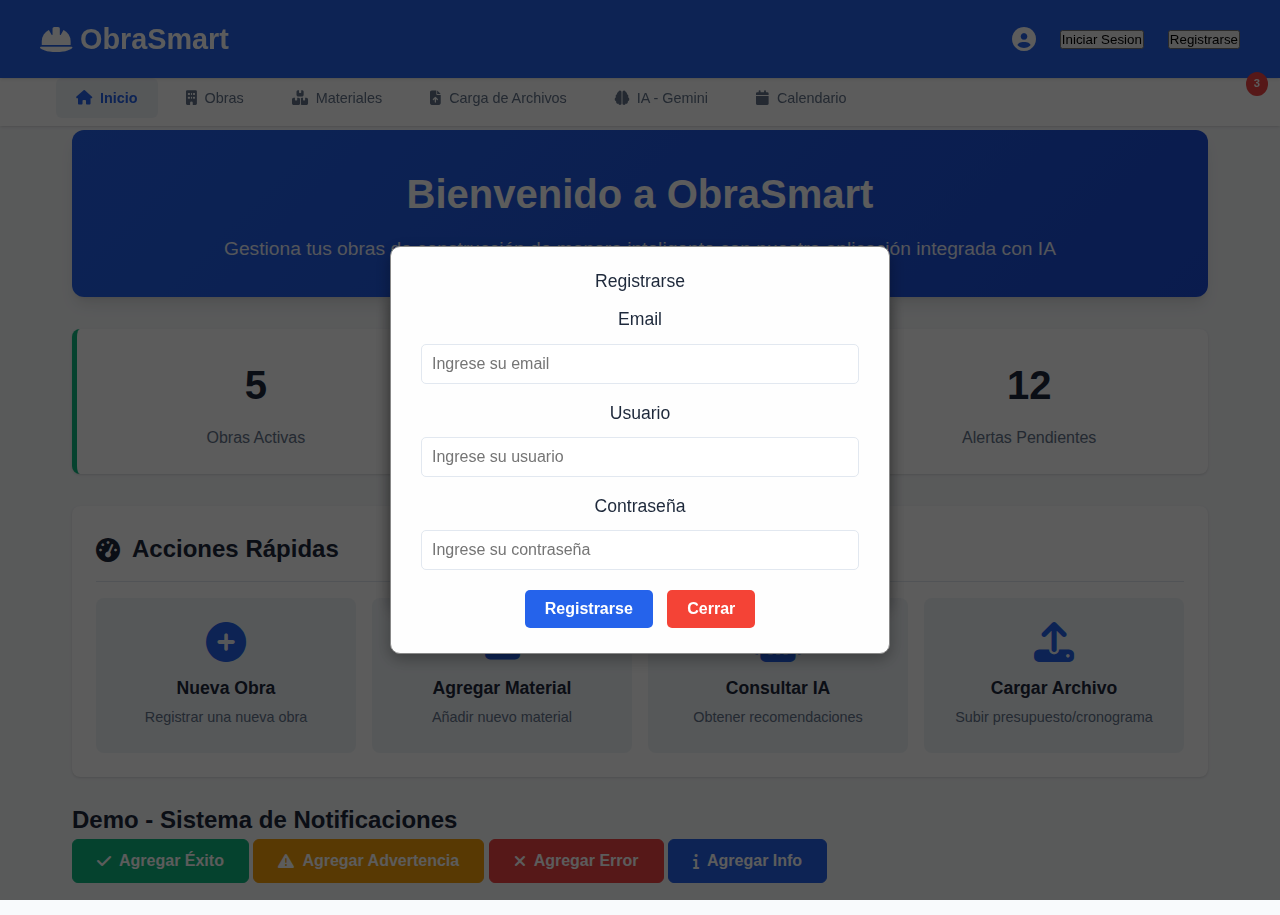
<file: index.html>
<!DOCTYPE html>
<html lang="es">

<head>
    <meta charset="UTF-8">
    <meta name="viewport" content="width=device-width, initial-scale=1.0">
    <title>ObraSmart - Gestión Inteligente de Inventario</title>
    <link href="https://cdnjs.cloudflare.com/ajax/libs/font-awesome/6.4.0/css/all.min.css" rel="stylesheet">
    <link rel="stylesheet" href="./style.css">
    <style>

    </style>
</head>

<body>
    <!-- Header -->
    <header class="header">
        <div class="header-content">
            <div class="logo">
                <i class="fas fa-hard-hat"></i>
                ObraSmart
            </div>
            <div class="user-menu">
                <div class="notification-container">
                    <div class="notification-badge" id="notificationBadge">
                        <i class="fas fa-bell"></i>
                        <div class="notification-count" id="notificationCount">3</div>
                    </div>

                    <!-- Panel de Notificaciones -->
                    <div class="notification-panel" id="notificationPanel">
                        <div class="notification-header">
                            <div class="notification-title">Notificaciones</div>
                            <div class="notification-actions">
                                <button class="btn-icon" id="markAllRead" title="Marcar todas como leídas">
                                    <i class="fas fa-check-double"></i>
                                </button>
                                <button class="btn-icon" id="clearAll" title="Limpiar todas">
                                    <i class="fas fa-trash"></i>
                                </button>
                            </div>
                        </div>

                        <div class="notification-filters">
                            <div class="filter-chip active" data-filter="all">Todas</div>
                            <div class="filter-chip" data-filter="unread">Sin leer</div>
                            <div class="filter-chip" data-filter="success">Éxito</div>
                            <div class="filter-chip" data-filter="warning">Advertencias</div>
                            <div class="filter-chip" data-filter="error">Errores</div>
                        </div>

                        <div class="notification-list" id="notificationList">
                            <!-- Las notificaciones se cargarán aquí dinámicamente -->
                        </div>

                        <div class="notification-footer">
                            <button class="btn-link" id="viewHistory">Ver historial completo</button>
                        </div>
                    </div>
                </div>
                <i class="fas fa-user-circle" style="font-size: 1.5rem;"></i>
                <button class="usuariosBtn" onclick="abrirModalUsuario()">Iniciar Sesion</button>
                <button class="usuariosBtn" onclick="abrirModalReg()">Registrarse</button>
            </div>
        </div>
    </header>

    <!-- Navigation -->
    <nav class="nav-container">
        <div class="nav-tabs">
            <button class="nav-tab active" data-tab="inicio">
                <i class="fas fa-home"></i>
                Inicio
            </button>
            <button class="nav-tab" data-tab="obras">
                <i class="fas fa-building"></i>
                Obras
            </button>
            <button class="nav-tab" data-tab="materiales">
                <i class="fas fa-boxes"></i>
                Materiales
            </button>
            <button class="nav-tab" data-tab="archivos">
                <i class="fas fa-file-upload"></i>
                Carga de Archivos
            </button>
            <button class="nav-tab" data-tab="ia">
                <i class="fas fa-brain"></i>
                IA - Gemini
            </button>
            <button class="nav-tab" data-tab="calendario">
                <i class="fas fa-calendar"></i>
                Calendario
            </button>
        </div>
    </nav>

    <!-- Main Content -->
    <main class="main-content">
        <!-- Inicio Tab -->
        <div id="inicio" class="tab-content active">
            <div class="welcome-section">
                <h1 class="welcome-title">Bienvenido a ObraSmart</h1>
                <p class="welcome-subtitle">
                    Gestiona tus obras de construcción de manera inteligente con nuestra aplicación integrada con IA
                </p>
            </div>

            <div class="dashboard-grid">
                <div class="stat-card">
                    <div class="stat-number">5</div>
                    <div class="stat-label">Obras Activas</div>
                </div>
                <div class="stat-card secondary">
                    <div class="stat-number">247</div>
                    <div class="stat-label">Materiales Registrados</div>
                </div>
                <div class="stat-card warning">
                    <div class="stat-number">12</div>
                    <div class="stat-label">Alertas Pendientes</div>
                </div>
            </div>

            <div class="card">
                <div class="card-header">
                    <h2 class="card-title">
                        <i class="fas fa-tachometer-alt"></i>
                        Acciones Rápidas
                    </h2>
                </div>
                <div class="quick-actions">
                    <div class="quick-action" data-action="nueva-obra">
                        <i class="fas fa-plus-circle"></i>
                        <h3>Nueva Obra</h3>
                        <p>Registrar una nueva obra</p>
                    </div>
                    <div class="quick-action" data-action="agregar-material">
                        <i class="fas fa-box"></i>
                        <h3>Agregar Material</h3>
                        <p>Añadir nuevo material</p>
                    </div>
                    <div class="quick-action" data-action="consultar-ia">
                        <i class="fas fa-robot"></i>
                        <h3>Consultar IA</h3>
                        <p>Obtener recomendaciones</p>
                    </div>
                    <div class="quick-action" data-action="cargar-archivo">
                        <i class="fas fa-upload"></i>
                        <h3>Cargar Archivo</h3>
                        <p>Subir presupuesto/cronograma</p>
                    </div>
                </div>
            </div>
        </div>

        <!-- Obras Tab -->
        <div id="obras" class="tab-content">
            <div class="card">
                <div class="card-header">
                    <h2 class="card-title">
                        <i class="fas fa-building"></i>
                        Gestión de Obras
                    </h2>
                    <button class="btn btn-primary">
                        <i class="fas fa-plus"></i>
                        Nueva Obra
                    </button>
                </div>

                <div class="form-grid">
                    <div class="form-group">
                        <label class="form-label">Código de Obra</label>
                        <input type="text" class="form-input" placeholder="OB-001">
                    </div>
                    <div class="form-group">
                        <label class="form-label">Nombre de la Obra</label>
                        <input type="text" class="form-input" placeholder="Torre Residencial Central">
                    </div>
                    <div class="form-group">
                        <label class="form-label">Objeto del Contrato</label>
                        <input type="text" class="form-input" placeholder="Construcción edificio residencial">
                    </div>
                    <div class="form-group">
                        <label class="form-label">Valor del Contrato</label>
                        <input type="number" class="form-input" placeholder="500000000">
                    </div>
                    <div class="form-group">
                        <label class="form-label">Duración (días)</label>
                        <input type="number" class="form-input" placeholder="365">
                    </div>
                    <div class="form-group">
                        <label class="form-label">Fecha de Inicio</label>
                        <input type="date" class="form-input">
                    </div>
                </div>

                <div class="table-container">
                    <table class="table">
                        <thead>
                            <tr>
                                <th>Código</th>
                                <th>Nombre</th>
                                <th>Valor</th>
                                <th>Progreso</th>
                                <th>Estado</th>
                                <th>Acciones</th>
                            </tr>
                        </thead>
                        <tbody>
                            <tr>
                                <td>OB-001</td>
                                <td>Torre Residencial Central</td>
                                <td>$500,000,000</td>
                                <td>
                                    <div class="progress-bar">
                                        <div class="progress-fill" style="width: 45%"></div>
                                    </div>
                                    45%
                                </td>
                                <td><span class="badge badge-success">Activa</span></td>
                                <td>
                                    <button class="btn btn-secondary">
                                        <i class="fas fa-eye"></i>
                                    </button>
                                    <button class="btn btn-secondary">
                                        <i class="fas fa-edit"></i>
                                    </button>
                                </td>
                            </tr>
                            <tr>
                                <td>OB-002</td>
                                <td>Centro Comercial Norte</td>
                                <td>$750,000,000</td>
                                <td>
                                    <div class="progress-bar">
                                        <div class="progress-fill" style="width: 78%"></div>
                                    </div>
                                    78%
                                </td>
                                <td><span class="badge badge-success">Activa</span></td>
                                <td>
                                    <button class="btn btn-secondary">
                                        <i class="fas fa-eye"></i>
                                    </button>
                                    <button class="btn btn-secondary">
                                        <i class="fas fa-edit"></i>
                                    </button>
                                </td>
                            </tr>
                        </tbody>
                    </table>
                </div>
            </div>
        </div>

        <!-- Materiales Tab -->
        <div id="materiales" class="tab-content">
            <div class="card">
                <div class="card-header">
                    <h2 class="card-title">
                        <i class="fas fa-boxes"></i>
                        Gestión de Materiales
                    </h2>
                    <button class="btn btn-primary">
                        <i class="fas fa-plus"></i>
                        Nuevo Material
                    </button>
                </div>

                <div class="form-grid">
                    <div class="form-group">
                        <label class="form-label">Código</label>
                        <input type="text" class="form-input" placeholder="MAT-001">
                    </div>
                    <div class="form-group">
                        <label class="form-label">Nombre del Material</label>
                        <input type="text" class="form-input" placeholder="Cemento Portland">
                    </div>
                    <div class="form-group">
                        <label class="form-label">Unidad de Medida</label>
                        <select class="form-input">
                            <option>Seleccionar unidad</option>
                            <option>kg</option>
                            <option>m³</option>
                            <option>m²</option>
                            <option>unidad</option>
                            <option>litro</option>
                        </select>
                    </div>
                    <div class="form-group">
                        <label class="form-label">Precio Unitario</label>
                        <input type="number" class="form-input" placeholder="25000">
                    </div>
                </div>

                <div class="table-container">
                    <table class="table">
                        <thead>
                            <tr>
                                <th>Código</th>
                                <th>Nombre</th>
                                <th>Unidad</th>
                                <th>Precio Unitario</th>
                                <th>Stock</th>
                                <th>Acciones</th>
                            </tr>
                        </thead>
                        <tbody>
                            <tr>
                                <td>MAT-001</td>
                                <td>Cemento Portland</td>
                                <td>kg</td>
                                <td>$25,000</td>
                                <td>500 kg</td>
                                <td>
                                    <button class="btn btn-secondary">
                                        <i class="fas fa-edit"></i>
                                    </button>
                                    <button class="btn btn-secondary">
                                        <i class="fas fa-trash"></i>
                                    </button>
                                </td>
                            </tr>
                            <tr>
                                <td>MAT-002</td>
                                <td>Varilla #4</td>
                                <td>unidad</td>
                                <td>$15,000</td>
                                <td>200 und</td>
                                <td>
                                    <button class="btn btn-secondary">
                                        <i class="fas fa-edit"></i>
                                    </button>
                                    <button class="btn btn-secondary">
                                        <i class="fas fa-trash"></i>
                                    </button>
                                </td>
                            </tr>
                        </tbody>
                    </table>
                </div>
            </div>
        </div>

        <!-- Carga de Archivos Tab -->
        <div id="archivos" class="tab-content">
            <div class="card">
                <div class="card-header">
                    <h2 class="card-title">
                        <i class="fas fa-file-upload"></i>
                        Carga de Archivos
                    </h2>
                </div>

                <div class="form-grid">
                    <div class="card">
                        <h3>Presupuesto</h3>
                        <div class="upload-area" id="presupuesto-upload">
                            <i class="fas fa-file-excel upload-icon"></i>
                            <p>Arrastra aquí tu archivo de presupuesto (Excel/PDF)</p>
                            <p style="font-size: 0.875rem; color: var(--text-secondary);">
                                o haz clic para seleccionar
                            </p>
                            <input type="file" id="presupuesto-file" style="display: none;" accept=".xlsx,.xls,.pdf">
                        </div>
                    </div>

                    <div class="card">
                        <h3>Programación de Actividades</h3>
                        <div class="upload-area" id="programacion-upload">
                            <i class="fas fa-file-alt upload-icon"></i>
                            <p>Arrastra aquí tu cronograma (Excel/PDF)</p>
                            <p style="font-size: 0.875rem; color: var(--text-secondary);">
                                o haz clic para seleccionar
                            </p>
                            <input type="file" id="programacion-file" style="display: none;" accept=".xlsx,.xls,.pdf">
                        </div>
                    </div>
                </div>

                <div class="card">
                    <h3>Archivos Cargados</h3>
                    <div class="table-container">
                        <table class="table">
                            <thead>
                                <tr>
                                    <th>Nombre del Archivo</th>
                                    <th>Tipo</th>
                                    <th>Fecha de Carga</th>
                                    <th>Estado</th>
                                    <th>Acciones</th>
                                </tr>
                            </thead>
                            <tbody>
                                <tr>
                                    <td>presupuesto_torre_central.xlsx</td>
                                    <td>Presupuesto</td>
                                    <td>2025-06-08</td>
                                    <td><span class="badge badge-success">Procesado</span></td>
                                    <td>
                                        <button class="btn btn-secondary">
                                            <i class="fas fa-download"></i>
                                        </button>
                                        <button class="btn btn-secondary">
                                            <i class="fas fa-eye"></i>
                                        </button>
                                    </td>
                                </tr>
                            </tbody>
                        </table>
                    </div>
                </div>
            </div>
        </div>

        <!-- IA Tab -->
        <div id="ia" class="tab-content">
            <div class="card">
                <div class="card-header">
                    <h2 class="card-title">
                        <i class="fas fa-brain"></i>
                        Asistente IA - Gemini
                    </h2>
                </div>

                <div class="form-grid">
                    <div class="card">
                        <h3>Análisis de Presupuesto</h3>
                        <p>La IA analizará tu presupuesto y detectará posibles inconsistencias o mejoras.</p>
                        <button class="btn btn-primary">
                            <i class="fas fa-chart-line"></i>
                            Analizar Presupuesto
                        </button>
                    </div>

                    <div class="card">
                        <h3>Asistente de Logística</h3>
                        <p>Obtén recomendaciones sobre pedidos y gestión de materiales.</p>
                        <button class="btn btn-success">
                            <i class="fas fa-truck"></i>
                            Consultar Logística
                        </button>
                    </div>

                    <div class="card">
                        <h3>Análisis de Riesgos</h3>
                        <p>Identifica posibles riesgos en la programación de tu obra.</p>
                        <button class="btn btn-warning">
                            <i class="fas fa-exclamation-triangle"></i>
                            Analizar Riesgos
                        </button>
                    </div>
                </div>

                <div class="card">
                    <h3>Chat con IA</h3>
                    <div class="chat-container">
                        <div class="chat-messages" id="chatMessages">
                            <div style="padding: 1rem; text-align: center; color: var(--text-secondary);">
                                ¡Hola! Soy tu asistente de IA. Puedo ayudarte con análisis de presupuestos,
                                recomendaciones de materiales, optimización de cronogramas y mucho más.
                                ¿En qué puedo ayudarte hoy?
                            </div>
                        </div>
                        <div class="chat-input-container">
                            <input type="text" class="form-input chat-input" placeholder="Escribe tu consulta aquí..."
                                id="chatInput">
                            <button class="btn btn-primary" id="sendChat">
                                <i class="fas fa-paper-plane"></i>
                            </button>
                        </div>
                    </div>
                </div>
            </div>
        </div>

        <!-- Calendario Tab -->
        <div id="calendario" class="tab-content">
            <div class="card">
                <div class="card-header">
                    <h2 class="card-title">
                        <i class="fas fa-calendar"></i>
                        Calendario de Obras
                    </h2>
                    <div>
                        <button class="btn btn-secondary" id="prevMonth">
                            <i class="fas fa-chevron-left"></i>
                        </button>
                        <span id="currentMonth" style="margin: 0 1rem; font-weight: bold;">
                            Junio 2025
                        </span>
                        <button class="btn btn-secondary" id="nextMonth">
                            <i class="fas fa-chevron-right"></i>
                        </button>
                    </div>
                </div>

                <div class="calendar-grid" id="calendarGrid">
                    <!-- El calendario se generará dinámicamente con JavaScript -->
                </div>

                <div class="card" style="margin-top: 1.5rem;">
                    <h3>Eventos Próximos</h3>
                    <div class="table-container">
                        <table class="table">
                            <thead>
                                <tr>
                                    <th>Fecha</th>
                                    <th>Evento</th>
                                    <th>Obra</th>
                                    <th>Tipo</th>
                                </tr>
                            </thead>
                            <tbody>
                                <tr>
                                    <td>12 Jun 2025</td>
                                    <td>Entrega de materiales</td>
                                    <td>Torre Residencial</td>
                                    <td><span class="badge badge-success">Entrega</span></td>
                                </tr>
                                <tr>
                                    <td>15 Jun 2025</td>
                                    <td>Revisión de calidad</td>
                                    <td>Centro Comercial</td>
                                    <td><span class="badge badge-warning">Inspección</span></td>
                                </tr>
                            </tbody>
                        </table>
                    </div>
                </div>
            </div>
        </div>
        <div class="demo-container">
            <h2>Demo - Sistema de Notificaciones</h2>
            <div class="demo-actions">
                <button class="btn btn-success" onclick="addNotification('success')">
                    <i class="fas fa-check"></i> Agregar Éxito
                </button>
                <button class="btn btn-warning" onclick="addNotification('warning')">
                    <i class="fas fa-exclamation-triangle"></i> Agregar Advertencia
                </button>
                <button class="btn btn-danger" onclick="addNotification('error')">
                    <i class="fas fa-times"></i> Agregar Error
                </button>
                <button class="btn btn-primary" onclick="addNotification('info')">
                    <i class="fas fa-info"></i> Agregar Info
                </button>
            </div>
        </div>
        <!-- Modal usuarios-->
        <div id="modalUsr" class="modalUsuario">
            <div class="modal-usuario-content">
                <p class="titulo-modal">INICIO DE SESION</p>
                <P>Usuario</P>
                <input type="text" id="usuarioInput" placeholder="Ingrese su usuario">
                <p>Contraseña</p>
                <input type="password" id="passwordInput" placeholder="Ingrese su contraseña">
                <div>
                    <button class="btn btn-primary" onclick="iniciarSesion()">Iniciar Sesión</button>
                    <button class="btn close-btn-modal" onclick="cerrarModalUsuario()">Cerrar</button>
                </div>
                
            </div>
        </div>
                <div id="modalReg" class="modalUsuario">
            <div class="modal-usuario-content">
                <p class="titulo-modal">Registrarse</p>
                <p>Email</p>
                <input type="email" id="emailIn" placeholder="Ingrese su email">
                <P>Usuario</P>
                <input type="text" id="usuarioIn" placeholder="Ingrese su usuario">
                <p>Contraseña</p>
                <input type="password" id="passwordIn" placeholder="Ingrese su contraseña">
                <div>
                    <button class="btn btn-primary" onclick="registrar()">Registrarse</button>
                    <button class="btn close-btn-modal" onclick="cerrarModalReg()">Cerrar</button>
                </div>
                
            </div>
        </div>
    </main>

    <script src="app.js">
    </script>
</body>

</html>
</file>
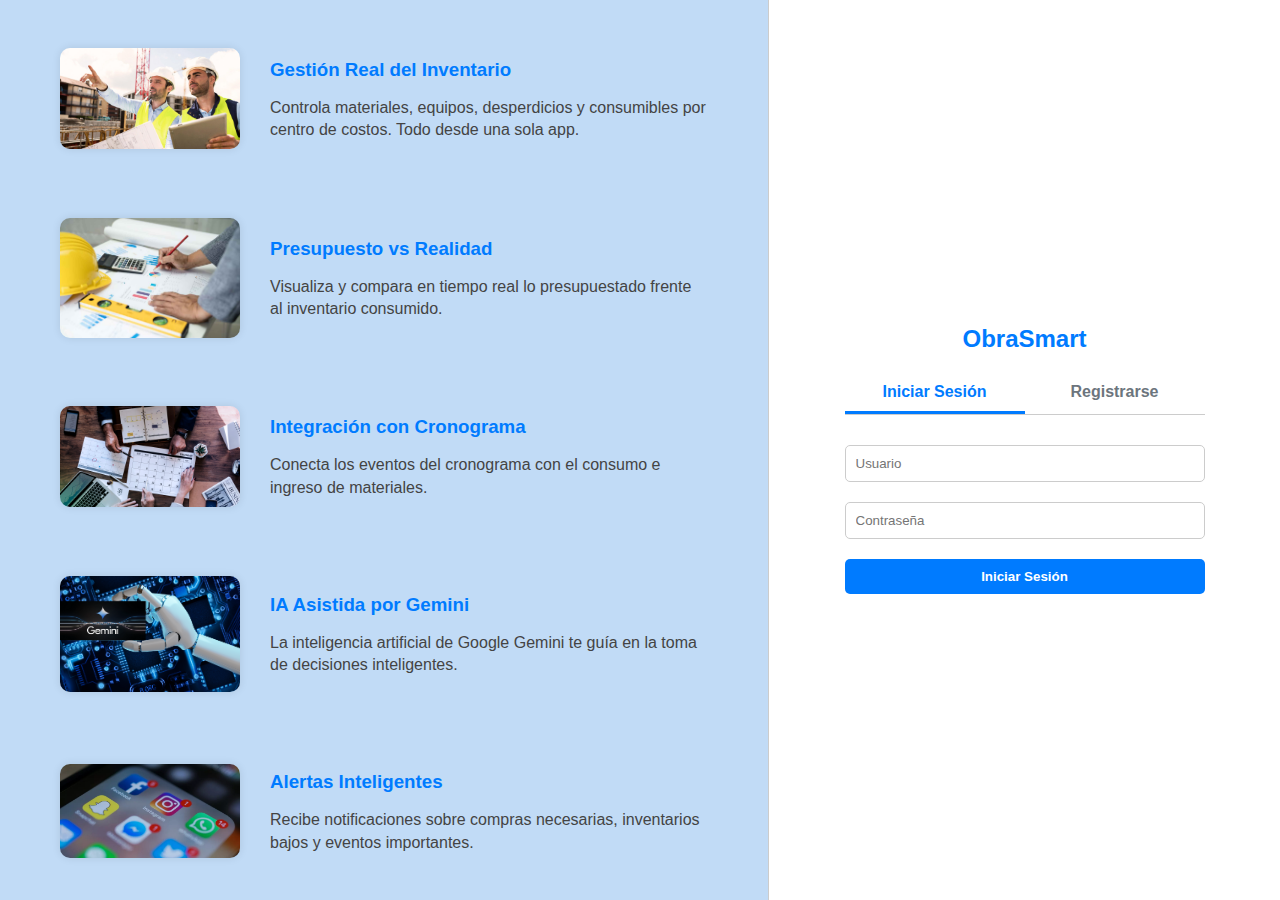
<file: welcome.html>
<!DOCTYPE html>
<html lang="es">
<head>
  <meta charset="UTF-8">
  <title>ObraSmart - Bienvenido</title>
  <meta name="viewport" content="width=device-width, initial-scale=1.0">
  <style>
    :root {
      --primary-color: #007bff;
      --accent-color: #28a745;
      --error-color: #dc3545;
      --border: #ccc;
      --text-secondary: #6c757d;
    }

    * {
      box-sizing: border-box;
    }

    body {
      margin: 0;
      font-family: 'Segoe UI', sans-serif;
      display: flex;
      background-color: #f4f4f4;
    }

    .left-panel {
      width: 60%;
      height: 100vh;
      overflow-y: auto;
      background: #007bff35;
      padding: 40px 60px;
      display: flex;
      flex-direction: column;
      gap: 60px;
    }

    .feature {
      display: flex;
      align-items: center;
      gap: 30px;
    }

    .feature img {
      width: 180px;
      height: auto;
      border-radius: 10px;
      box-shadow: 0 0 8px rgba(0,0,0,0.1);
    }

    .feature-text h3 {
      color: var(--primary-color);
      margin-bottom: 10px;
    }

    .feature-text p {
      color: #444;
      line-height: 1.4;
    }

    .auth-container {
      width: 40%;
      min-height: 100vh;
      background: #fff;
      border-left: 1px solid var(--border);
      display: flex;
      align-items: center;
      justify-content: center;
      position: sticky;
      top: 0;
      padding: 40px;
    }

    .auth-box {
      width: 100%;
      max-width: 360px;
    }

    .auth-box h2 {
      text-align: center;
      color: var(--primary-color);
    }

    .tabs {
      display: flex;
      margin-top: 20px;
      border-bottom: 1px solid var(--border);
    }

    .tab {
      flex: 1;
      text-align: center;
      padding: 10px;
      cursor: pointer;
      font-weight: bold;
      color: var(--text-secondary);
    }

    .tab.active {
      color: var(--primary-color);
      border-bottom: 3px solid var(--primary-color);
    }

    .form {
      display: none;
      margin-top: 20px;
    }

    .form.active {
      display: block;
    }

    input {
      width: 100%;
      padding: 10px;
      margin: 10px 0;
      border: 1px solid var(--border);
      border-radius: 5px;
    }

    button {
      width: 100%;
      padding: 10px;
      background: var(--primary-color);
      color: white;
      border: none;
      border-radius: 5px;
      cursor: pointer;
      margin-top: 10px;
      font-weight: bold;
    }

    .notification {
      margin-top: 10px;
      font-size: 14px;
      text-align: center;
    }

    .notification.success { color: var(--accent-color); }
    .notification.error { color: var(--error-color); }
  </style>
</head>
<body>

  <!-- Panel izquierdo con contenido -->
  <div class="left-panel">
    <div class="feature">
      <img src="assets/inventario.jpeg" alt="Inventario">
      <div class="feature-text">
        <h3>Gestión Real del Inventario</h3>
        <p>Controla materiales, equipos, desperdicios y consumibles por centro de costos. Todo desde una sola app.</p>
      </div>
    </div>

    <div class="feature">
      <img src="assets/presupuesto.jpg" alt="Presupuesto">
      <div class="feature-text">
        <h3>Presupuesto vs Realidad</h3>
        <p>Visualiza y compara en tiempo real lo presupuestado frente al inventario consumido.</p>
      </div>
    </div>

    <div class="feature">
      <img src="assets/cronograma.png" alt="Cronograma">
      <div class="feature-text">
        <h3>Integración con Cronograma</h3>
        <p>Conecta los eventos del cronograma con el consumo e ingreso de materiales.</p>
      </div>
    </div>

    <div class="feature">
      <img src="assets/gemini.png" alt="Gemini">
      <div class="feature-text">
        <h3>IA Asistida por Gemini</h3>
        <p>La inteligencia artificial de Google Gemini te guía en la toma de decisiones inteligentes.</p>
      </div>
    </div>

    <div class="feature">
      <img src="assets/notificaciones.webp" alt="Notificaciones">
      <div class="feature-text">
        <h3>Alertas Inteligentes</h3>
        <p>Recibe notificaciones sobre compras necesarias, inventarios bajos y eventos importantes.</p>
      </div>
    </div>
  </div>

  <!-- Panel derecho con login/registro -->
  <div class="auth-container">
    <div class="auth-box">
      <h2>ObraSmart</h2>
      <p class="notification" id="noti"></p>

      <div class="tabs">
        <div class="tab active" onclick="mostrarFormulario('login')">Iniciar Sesión</div>
        <div class="tab" onclick="mostrarFormulario('registro')">Registrarse</div>
      </div>

      <div id="login" class="form active">
        <input type="text" id="usuarioInput" placeholder="Usuario">
        <input type="password" id="passwordInput" placeholder="Contraseña">
        <button onclick="iniciarSesion()">Iniciar Sesión</button>
      </div>

      <div id="registro" class="form">
        <input type="text" id="usuarioIn" placeholder="Usuario">
        <input type="email" id="emailIn" placeholder="Correo electrónico">
        <input type="password" id="passwordIn" placeholder="Contraseña (mínimo 6)">
        <button onclick="registrar()">Registrarse</button>
      </div>
    </div>
  </div>

  <script>
    // Interfaz
    function mostrarFormulario(id) {
      document.querySelectorAll('.tab').forEach(t => t.classList.remove('active'));
      document.querySelectorAll('.form').forEach(f => f.classList.remove('active'));
      document.getElementById(id).classList.add('active');
      event.target.classList.add('active');
      document.getElementById('noti').textContent = '';
    }

    // Notificaciones
    function showAppNotification(message, type) {
      const noti = document.getElementById('noti');
      noti.textContent = message;
      noti.className = 'notification ' + type;
    }

    // Hash SHA-256
    async function hashString(str) {
      const data = new TextEncoder().encode(str);
      const hashBuffer = await crypto.subtle.digest('SHA-256', data);
      const hashArray = Array.from(new Uint8Array(hashBuffer));
      return hashArray.map(b => b.toString(16).padStart(2, '0')).join('');
    }

    // Registro
    async function registrar() {
      const usuario = document.getElementById('usuarioIn').value.trim();
      const email = document.getElementById('emailIn').value.trim();
      const password = document.getElementById('passwordIn').value.trim();

      if (!usuario || !email || !password) {
        showAppNotification('Complete todos los campos', 'error');
        return;
      }

      const emailRegex = /\S+@\S+\.\S+/;
      if (!emailRegex.test(email)) {
        showAppNotification('Correo inválido', 'error');
        return;
      }

      if (password.length < 6) {
        showAppNotification('Contraseña muy corta', 'error');
        return;
      }

      const hashed = await hashString(password);
      localStorage.setItem('username', usuario);
      localStorage.setItem('password', hashed);
      localStorage.setItem('email', email);

      showAppNotification('Registrado correctamente', 'success');
      document.getElementById('usuarioIn').value = '';
      document.getElementById('emailIn').value = '';
      document.getElementById('passwordIn').value = '';

      setTimeout(() => mostrarFormulario('login'), 1000);
    }

    // Login
    async function iniciarSesion() {
      const usuario = document.getElementById('usuarioInput').value.trim();
      const password = document.getElementById('passwordInput').value.trim();

      if (!usuario || !password) {
        showAppNotification('Complete todos los campos', 'error');
        return;
      }

      const storedUser = localStorage.getItem('username');
      const storedHash = localStorage.getItem('password');
      const enteredHash = await hashString(password);

      if (usuario === storedUser && enteredHash === storedHash) {
        showAppNotification('Sesión iniciada', 'success');
        setTimeout(() => window.location.href = 'index.html', 1200);
      } else {
        showAppNotification('Credenciales incorrectas', 'error');
      }
    }
  </script>
</body>
</html>
</file>
<file: style.css>
* {
    margin: 0;
    padding: 0;
    box-sizing: border-box;
}

:root {
    --primary-color: #2563eb;
    --primary-dark: #1d4ed8;
    --secondary-color: #f59e0b;
    --accent-color: #10b981;
    --background: #f8fafc;
    --surface: #ffffff;
    --surface-hover: #f1f5f9;
    --text-primary: #1e293b;
    --text-secondary: #64748b;
    --border: #e2e8f0;
    --red-front: #f44336;
    --red-back: #c3352a;
    --shadow: 0 1px 3px 0 rgb(0 0 0 / 0.1), 0 1px 2px -1px rgb(0 0 0 / 0.1);
    --shadow-lg: 0 10px 15px -3px rgb(0 0 0 / 0.1), 0 4px 6px -4px rgb(0 0 0 / 0.1);

    /* Notification specific colors - now explicitly defined and used */
    --success-color: #10b981;
    --warning-color: #f59e0b;
    --error-color: #ef4444;
    --info-color: #2563eb;
}

body {
    font-family: 'Segoe UI', Tahoma, Geneva, Verdana, sans-serif;
    background: var(--background);
    color: var(--text-primary);
    line-height: 1.6;
}

.header {
    background-color: var(--primary-color);
    color: white;
    padding: 1rem 2rem;
    box-shadow: var(--shadow);
    position: fixed;
    width: 100%;
    top: 0;
    left: 0;
    z-index: 1000; /* Header z-index */
    display: flex;
    justify-content: center;
}

.header-content {
    display: flex;
    justify-content: space-between;
    align-items: center;
    max-width: 1200px;
    width: 100%;
}

.logo {
    font-size: 1.8rem;
    font-weight: bold;
    display: flex;
    align-items: center;
    gap: 0.5rem;
}

.user-menu {
    display: flex;
    align-items: center;
    gap: 1.5rem;
    position: relative; /* For notification dropdown positioning */
}

/* Estilos específicos para los botones de Iniciar Sesión y Registrarse en el header */
.user-menu .btn {
    background-color: var(--primary-color); /* Mismo color que el header */
    color: white;
    border: 1px solid rgba(255, 255, 255, 0.6); /* Borde para que sea visible */
    padding: 0.5rem 1rem; /* Más pequeño que los botones estándar */
    font-size: 0.9rem;
    font-weight: 500;
}

.user-menu .btn:hover {
    background-color: var(--primary-dark); /* Color más oscuro al pasar el mouse */
    border-color: white;
}

.notification-badge {
    position: relative;
    cursor: pointer;
    font-size: 1.5rem;
}

.notification-count {
    position: absolute;
    top: -8px;
    right: -8px;
    background-color: var(--error-color);
    color: white;
    border-radius: 50%;
    padding: 0.2rem 0.5rem;
    font-size: 0.7rem;
    font-weight: bold;
}

.notification-panel {
    position: absolute;
    top: 40px; /* Adjust based on icon size */
    right: 0;
    background-color: var(--surface);
    border-radius: 8px;
    box-shadow: var(--shadow-lg);
    width: 350px;
    max-height: 400px;
    overflow-y: auto;
    display: none; /* Hidden by default */
    flex-direction: column;
    z-index: 100;
}

.notification-panel.active {
    display: flex;
}

.notification-header {
    display: flex;
    justify-content: space-between;
    align-items: center;
    padding: 1rem;
    border-bottom: 1px solid var(--border);
}

.notification-title {
    font-size: 1.1rem;
    font-weight: bold;
    color: var(--text-primary);
}

.notification-actions .btn-icon {
    background: none;
    border: none;
    color: var(--text-secondary);
    cursor: pointer;
    font-size: 1rem;
    margin-left: 0.5rem;
}

.notification-actions .btn-icon:hover {
    color: var(--primary-color);
}

.notification-filters {
    display: flex;
    padding: 0.75rem 1rem;
    border-bottom: 1px solid var(--border);
    gap: 0.5rem;
}

.filter-chip {
    background-color: var(--background);
    color: var(--text-secondary);
    padding: 0.3rem 0.7rem;
    border-radius: 20px;
    font-size: 0.8rem;
    cursor: pointer;
    transition: background-color 0.2s;
}

.filter-chip.active,
.filter-chip:hover {
    background-color: var(--primary-color);
    color: white;
}

.notification-list {
    padding: 0.5rem 0;
}

.notification-item {
    display: flex;
    align-items: flex-start;
    padding: 0.75rem 1rem;
    border-bottom: 1px solid var(--border);
    cursor: pointer;
    transition: background-color 0.2s;
}

.notification-item:hover {
    background-color: var(--surface-hover);
}

.notification-item.unread {
    background-color: #e3f2fd; /* Light blue for unread */
}

.notification-icon {
    margin-right: 0.75rem;
    font-size: 1.2rem;
    color: var(--text-secondary);
}

.notification-content {
    flex-grow: 1;
}

.notification-message {
    font-size: 0.9rem;
    color: var(--text-primary);
    margin-bottom: 0.2rem;
}

.notification-time {
    font-size: 0.75rem;
    color: var(--text-secondary);
}

.notification-footer {
    padding: 0.75rem 1rem;
    border-top: 1px solid var(--border);
    text-align: center;
}

.btn-link {
    background: none;
    border: none;
    color: var(--primary-color);
    cursor: pointer;
    font-size: 0.9rem;
    text-decoration: underline;
}

.btn-link:hover {
    color: var(--primary-dark);
}

.nav-container {
    background-color: var(--surface);
    box-shadow: var(--shadow);
    position: fixed;
    top: 70px; /* Below header */
    width: 100%;
    z-index: 999;
    display: flex;
    justify-content: center;
    padding: 0.5rem 0;
}

.nav-tabs {
    display: flex;
    gap: 0.5rem;
    max-width: 1200px;
    width: 100%;
    overflow-x: auto; /* For smaller screens */
    padding: 0 1rem;
}

.nav-tab {
    background-color: transparent;
    border: none;
    padding: 0.75rem 1.25rem;
    color: var(--text-secondary);
    font-size: 0.9rem;
    font-weight: 500;
    cursor: pointer;
    transition: color 0.2s, background-color 0.2s;
    border-radius: 6px;
    display: flex;
    align-items: center;
    gap: 0.5rem;
    white-space: nowrap; /* Prevent wrapping */
}

.nav-tab:hover {
    color: var(--primary-color);
    background-color: var(--surface-hover);
}

.nav-tab.active {
    color: var(--primary-color);
    background-color: var(--surface-hover);
    font-weight: bold;
}

.main-content {
    padding: 130px 2rem 2rem 2rem; /* Space for fixed header and nav */
    max-width: 1200px;
    margin: 0 auto;
}

.tab-content {
    display: none;
}

.tab-content.active {
    display: block;
}

.welcome-section {
    text-align: center;
    margin-bottom: 2rem;
    padding: 2rem;
    background: linear-gradient(135deg, var(--primary-color), var(--primary-dark));
    color: white;
    border-radius: 12px;
    box-shadow: var(--shadow-lg);
}

.welcome-title {
    font-size: 2.5rem;
    margin-bottom: 0.5rem;
}

.welcome-subtitle {
    font-size: 1.2rem;
    opacity: 0.9;
}

.dashboard-grid {
    display: grid;
    grid-template-columns: repeat(auto-fit, minmax(250px, 1fr));
    gap: 1.5rem;
    margin-bottom: 2rem;
}

.stat-card {
    background-color: var(--surface);
    padding: 1.5rem;
    border-radius: 8px;
    box-shadow: var(--shadow);
    text-align: center;
    border-left: 5px solid var(--accent-color);
}

.stat-card.secondary {
    border-left-color: var(--secondary-color);
}

.stat-card.warning {
    border-left-color: var(--error-color);
}

.stat-number {
    font-size: 2.5rem;
    font-weight: bold;
    color: var(--text-primary);
    margin-bottom: 0.5rem;
}

.stat-label {
    font-size: 1rem;
    color: var(--text-secondary);
}

.card {
    background-color: var(--surface);
    padding: 1.5rem;
    border-radius: 8px;
    box-shadow: var(--shadow);
    margin-bottom: 1.5rem;
}

.card-header {
    display: flex;
    justify-content: space-between;
    align-items: center;
    margin-bottom: 1rem;
    border-bottom: 1px solid var(--border);
    padding-bottom: 0.75rem;
}

.card-title {
    font-size: 1.5rem;
    color: var(--text-primary);
    display: flex;
    align-items: center;
    gap: 0.75rem;
}

.quick-actions {
    display: grid;
    grid-template-columns: repeat(auto-fit, minmax(200px, 1fr));
    gap: 1rem;
}

.quick-action {
    background-color: var(--surface-hover);
    padding: 1.5rem;
    border-radius: 8px;
    text-align: center;
    cursor: pointer;
    transition: transform 0.2s, box-shadow 0.2s;
}

.quick-action:hover {
    transform: translateY(-5px);
    box-shadow: var(--shadow-lg);
}

.quick-action i {
    font-size: 2.5rem;
    color: var(--primary-color);
    margin-bottom: 0.75rem;
}

.quick-action h3 {
    font-size: 1.1rem;
    color: var(--text-primary);
    margin-bottom: 0.25rem;
}

.quick-action p {
    font-size: 0.9rem;
    color: var(--text-secondary);
}

.btn {
    padding: 0.75rem 1.5rem;
    border-radius: 6px;
    cursor: pointer;
    font-size: 1rem;
    font-weight: bold;
    transition: background-color 0.2s, transform 0.1s;
    display: inline-flex;
    align-items: center;
    gap: 0.5rem;
    justify-content: center;
}

.btn-primary {
    background-color: var(--primary-color);
    color: white;
    border: 1px solid var(--primary-color);
}

.btn-primary:hover {
    background-color: var(--primary-dark);
    border-color: var(--primary-dark);
}

.btn-secondary {
    background-color: var(--surface);
    color: var(--text-primary);
    border: 1px solid var(--border);
}

.btn-secondary:hover {
    background-color: var(--surface-hover);
}

.btn-success {
    background-color: var(--accent-color);
    color: white;
    border: 1px solid var(--accent-color);
}

.btn-success:hover {
    background-color: #0c8a66;
}

.btn-warning {
    background-color: var(--secondary-color);
    color: white;
    border: 1px solid var(--secondary-color);
}

.btn-warning:hover {
    background-color: #d98e0a;
}

.btn-danger {
    background-color: var(--error-color);
    color: white;
    border: 1px solid var(--error-color);
}

.btn-danger:hover {
    background-color: #cc3333;
}


.form-grid {
    display: grid;
    grid-template-columns: repeat(auto-fit, minmax(280px, 1fr));
    gap: 1.5rem;
    margin-bottom: 1.5rem;
}

.form-group {
    display: flex;
    flex-direction: column;
}

.form-label {
    font-size: 0.9rem;
    color: var(--text-secondary);
    margin-bottom: 0.5rem;
    font-weight: 600;
}

.form-input,
.form-textarea,
.form-select {
    padding: 0.75rem 1rem;
    border: 1px solid var(--border);
    border-radius: 6px;
    font-size: 1rem;
    color: var(--text-primary);
    background-color: var(--surface);
    transition: border-color 0.2s, box-shadow 0.2s;
}

.form-input:focus,
.form-textarea:focus,
.form-select:focus {
    border-color: var(--primary-color);
    box-shadow: 0 0 0 3px rgba(37, 99, 235, 0.2);
    outline: none;
}

.form-textarea {
    min-height: 100px;
    resize: vertical;
}

.table-container {
    overflow-x: auto;
    border: 1px solid var(--border);
    border-radius: 8px;
    box-shadow: var(--shadow);
}

.table {
    width: 100%;
    border-collapse: collapse;
}

.table th,
.table td {
    padding: 1rem;
    text-align: left;
    border-bottom: 1px solid var(--border);
}

.table th {
    background-color: var(--surface-hover);
    color: var(--text-primary);
    font-size: 0.9rem;
    font-weight: 600;
    text-transform: uppercase;
}

.table tbody tr:hover {
    background-color: var(--surface-hover);
}

.badge {
    padding: 0.3rem 0.7rem;
    border-radius: 20px;
    font-size: 0.8rem;
    font-weight: bold;
}

.badge-success {
    background-color: #d1fae5;
    color: var(--accent-color);
}

.badge-warning {
    background-color: #fffbeb;
    color: var(--secondary-color);
}

.progress-bar {
    background-color: var(--border);
    border-radius: 10px;
    height: 10px;
    overflow: hidden;
    margin-top: 0.5rem;
}

.progress-fill {
    height: 100%;
    background-color: var(--primary-color);
    border-radius: 10px;
    transition: width 0.3s ease-in-out;
}

.chat-container {
    border: 1px solid var(--border);
    border-radius: 8px;
    display: flex;
    flex-direction: column;
    height: 400px;
    overflow: hidden;
    background-color: var(--surface);
}

.chat-messages {
    flex-grow: 1;
    overflow-y: auto;
    padding: 1rem;
    display: flex;
    flex-direction: column;
    gap: 0.75rem;
}

.chat-message {
    max-width: 80%;
    padding: 0.75rem 1rem;
    border-radius: 18px;
    line-height: 1.4;
}

.chat-message.user {
    align-self: flex-end;
    background-color: var(--primary-color);
    color: white;
    border-bottom-right-radius: 4px;
}

.chat-message.ai {
    align-self: flex-start;
    background-color: var(--surface-hover);
    color: var(--text-primary);
    border-bottom-left-radius: 4px;
}

.chat-input-container {
    display: flex;
    padding: 1rem;
    border-top: 1px solid var(--border);
    background-color: var(--surface);
    gap: 0.5rem;
}

.chat-input {
    flex-grow: 1;
}

.modalUsuario {
    display: none; /* Hidden by default */
    position: fixed; /* Stay in place */
    z-index: 1001; /* Higher than header */
    left: 0;
    top: 0;
    width: 100%; /* Full width */
    height: 100%; /* Full height */
    overflow: auto; /* Enable scroll if needed */
    background-color: rgba(0,0,0,0.4); /* Black w/ opacity */
    display: flex;
    align-items: center;
    justify-content: center;
}

.modal-usuario-content {
    background-color: #fefefe;
    margin: auto;
    padding: 20px;
    border: 1px solid #888;
    width: 80%; /* Could be responsive */
    max-width: 500px;
    border-radius: 10px;
    text-align: center;
    box-shadow: 0 5px 15px rgba(0,0,0,0.3);
}
.titulo-modal{
    margin-bottom: 25px;
}

.modal-usuario-content p {
    margin-bottom: 10px;
    font-size: 1.1rem;
    color: var(--text-primary);
}

.modal-usuario-content input[type="text"],
.modal-usuario-content input[type="password"],
.modal-usuario-content input[type="email"] {
    width: calc(100% - 20px);
    padding: 10px;
    margin-bottom: 15px;
    border: 1px solid var(--border);
    border-radius: 5px;
    font-size: 1rem;
}

.modal-usuario-content button {
    padding: 10px 20px;
    margin: 5px;
    border: none;
    border-radius: 5px;
    cursor: pointer;
    font-size: 1rem;
    transition: background-color 0.2s ease;
}

.close-btn-modal {
    background-color: #f44336;
    color: white;
}

.close-btn-modal:hover {
    background-color: #da190b;
}


/* Excel Analysis Section */
.excel-analysis-container {
    background-color: var(--surface);
    padding: 2rem;
    border-radius: 8px;
    box-shadow: var(--shadow);
    margin-bottom: 1.5rem;
    text-align: center;
}

.excel-analysis-container h2 {
    color: var(--primary-color);
    margin-bottom: 1rem;
}

.excel-analysis-container .description {
    color: var(--text-secondary);
    margin-bottom: 1.5rem;
    font-size: 1rem;
}

.file-input-group {
    margin-bottom: 1.5rem;
}

.file-input-group label {
    display: block;
    font-size: 1rem;
    color: var(--text-primary);
    margin-bottom: 0.5rem;
}

.file-input-group input[type="file"] {
    padding: 0.5rem;
    border: 1px solid var(--border);
    border-radius: 6px;
    background-color: var(--surface-hover);
    cursor: pointer;
    width: fit-content;
    margin: 0 auto;
    display: block;
}

.excel-analysis-container button {
    padding: 0.8rem 1.8rem;
    background-color: var(--accent-color);
    color: white;
    border: none;
    border-radius: 6px;
    font-size: 1.1rem;
    cursor: pointer;
    transition: background-color 0.3s ease;
}

.excel-analysis-container button:hover {
    background-color: #0c8a66;
}

.loading {
    margin-top: 1.5rem;
    font-style: italic;
    color: var(--text-secondary);
}

.hidden {
    display: none;
}

#excelAnalysisResult {
    margin-top: 2rem;
    text-align: left;
    background-color: var(--background);
    padding: 1.5rem;
    border-radius: 8px;
    border: 1px solid var(--border);
}

#excelAnalysisResult h3 {
    color: var(--primary-color);
    margin-bottom: 1rem;
}

#excelAnalysisResult p {
    margin-bottom: 0.75rem;
    color: var(--text-primary);
}

#excelAnalysisResult ul {
    list-style-type: disc;
    margin-left: 20px;
    color: var(--text-primary);
}

#excelAnalysisResult li {
    margin-bottom: 0.5rem;
}


/* Notification Container */
.notification-container {
    position: fixed;
    top: 80px;
    right: 20px;
    z-index: 1000;
    max-width: 350px;
    pointer-events: none; /* Allows clicks to pass through to elements behind the container */
    display: flex;
    flex-direction: column;
    align-items: flex-end; /* Aligns notifications to the right */
}

/* Individual Notification Item */
.notification-item {
    color: white;
    padding: 1rem;
    border-radius: 8px;
    margin-bottom: 0.5rem;
    box-shadow: 0 4px 12px rgba(0, 0, 0, 0.15);
    transform: translateX(110%); /* Start off-screen to the right */
    opacity: 0; /* Start invisible */
    transition: transform 0.3s ease-out, opacity 0.3s ease-out; /* Smooth entry/exit */
    pointer-events: auto; /* Allow interaction with the notification itself */
    font-size: 0.9rem;
    width: 100%; /* Take full width of container's max-width */
    box-sizing: border-box; /* Include padding in width */
}

/* Notification Types (background colors) */
.notification-item--success {
    background: var(--success-color);
}

.notification-item--warning {
    background: var(--warning-color);
}

.notification-item--error {
    background: var(--error-color);
}

.notification-item--info {
    background: var(--info-color);
}

/* File Upload Area Styles */
.upload-section {
    background-color: var(--surface);
    padding: 2rem;
    border-radius: 8px;
    box-shadow: var(--shadow);
    margin-bottom: 1.5rem;
}

.upload-section h3 {
    color: var(--primary-color);
    margin-bottom: 1rem;
}

.upload-grid {
    display: grid;
    grid-template-columns: repeat(auto-fit, minmax(280px, 1fr));
    gap: 1.5rem;
    margin-top: 1.5rem;
}

.upload-area {
    border: 2px dashed var(--border);
    border-radius: 8px;
    padding: 2rem;
    text-align: center;
    cursor: pointer;
    transition: border-color 0.3s ease, background-color 0.3s ease;
    background-color: var(--surface-hover);
    display: flex;
    flex-direction: column;
    align-items: center;
    justify-content: center;
    min-height: 180px;
}

.upload-area:hover,
.upload-area.dragover {
    border-color: var(--primary-color);
    background-color: #e6efff; /* Lighter primary color */
}

.upload-area input[type="file"] {
    display: none; /* Hide default input */
}

.upload-icon {
    font-size: 3rem;
    color: var(--text-secondary);
    margin-bottom: 1rem;
    transition: color 0.3s ease;
}

.upload-area p {
    color: var(--text-primary);
    font-size: 1rem;
    font-weight: 500;
}

.upload-area small {
    color: var(--text-secondary);
    font-size: 0.85rem;
    margin-top: 0.5rem;
}

.upload-area.loading .upload-icon {
    color: var(--primary-color);
}

.upload-area.success .upload-icon {
    color: var(--accent-color);
}

.upload-area.error .upload-icon {
    color: var(--error-color);
}

.upload-feedback {
    margin-top: 1rem;
    font-size: 0.9rem;
    font-weight: 600;
    text-align: center;
}

.upload-feedback.success {
    color: var(--accent-color);
}

.upload-feedback.error {
    color: var(--error-color);
}

.upload-feedback.info {
    color: var(--primary-color);
}

/* Calendar Specific Styles */
.calendar-grid {
    display: grid;
    grid-template-columns: repeat(7, 1fr);
    gap: 5px;
}
.calendar-header {
    background: var(--primary-color);
    color: white;
    padding: 0.5rem;
    text-align: center;
    font-weight: bold;
    border-radius: 4px;
}
.calendar-day {
    background: #fff;
    padding: 0.5rem;
    min-height: 100px;
    border: 1px solid var(--border);
    border-radius: 4px;
    transition: box-shadow 0.2s;
}
.calendar-day:hover {
    box-shadow: 0 2px 8px rgba(0,0,0,0.1);
}
.calendar-day.other-month {
    background: var(--background);
    color: #aaa;
}
.calendar-day.today {
    border: 2px solid var(--primary-color);
    box-shadow: 0 0 0 2px rgba(37, 99, 235, 0.2);
}
.day-number {
    font-weight: bold;
    font-size: 1.1rem;
    color: var(--text-primary);
    margin-bottom: 5px;
}
.event-item {
    background-color: var(--accent-color);
    color: white;
    font-size: 0.75rem;
    padding: 3px 5px;
    border-radius: 3px;
    margin-bottom: 2px;
    white-space: nowrap;
    overflow: hidden;
    text-overflow: ellipsis;
}

/* Frappe Gantt Customizations */
.gantt-container {
    background-color: var(--surface);
    border-radius: 8px;
    box-shadow: var(--shadow);
    padding: 1rem;
    overflow: hidden; /* Ensure Gantt chart stays within bounds */
}

.gantt-container .gantt .grid-row,
.gantt-container .gantt .bar-row {
    border-bottom: 1px solid var(--border);
}

.gantt-container .gantt .grid-header,
.gantt-container .gantt .bar-header {
    background-color: var(--surface-hover);
    border-bottom: 1px solid var(--border);
    color: var(--text-primary);
}

.gantt-container .gantt .bar {
    fill: var(--primary-color);
}

.gantt-container .gantt .bar-progress {
    fill: var(--accent-color);
}

.gantt-container .gantt .bar-label {
    fill: white;
    font-weight: bold;
}

.gantt-container .gantt .today-highlight {
    fill: rgba(var(--primary-color), 0.1);
}

.gantt-container .gantt .pointer {
    stroke: var(--primary-color);
}

.gantt-popup {
    background-color: var(--surface);
    border: 1px solid var(--border);
    border-radius: 8px;
    box-shadow: 0 2px 8px rgba(0, 0, 0, 0.1);
}

.gantt-popup h5 {
    margin: 0 0 5px 0;
    color: var(--primary-color);
}

.gantt-popup p {
    margin: 3px 0;
    font-size: 0.9em;
}

.calendar-grid {
    display: grid;
    grid-template-columns: repeat(7, 1fr);
    gap: 5px;
}
.calendar-header {
    background: var(--primary-color);
    color: white;
    padding: 0.5rem;
    text-align: center;
    font-weight: bold;
    border-radius: 4px;
}
.calendar-day {
    background: #fff;
    padding: 0.5rem;
    min-height: 100px;
    border: 1px solid var(--border);
    border-radius: 4px;
    transition: box-shadow 0.2s;
}
.calendar-day:hover {
    box-shadow: 0 2px 8px rgba(0,0,0,0.1);
}
.calendar-day.other-month {
    background: var(--background-alt);
    color: #aaa;
}
.calendar-day.today {
    border: 2px solid var(--primary-color);
    box-shadow: 0 0 0 2px rgba(37, 99, 235, 0.2);
}
.day-number {
    font-weight: bold;
    font-size: 1.1rem;
    color: var(--text-primary);
    margin-bottom: 5px;
}
.event-item {
    background-color: var(--accent-color);
    color: white;
    font-size: 0.75rem;
    padding: 3px 5px;
    border-radius: 3px;
    margin-bottom: 2px;
    white-space: nowrap;
    overflow: hidden;
    text-overflow: ellipsis;
}
</file>
